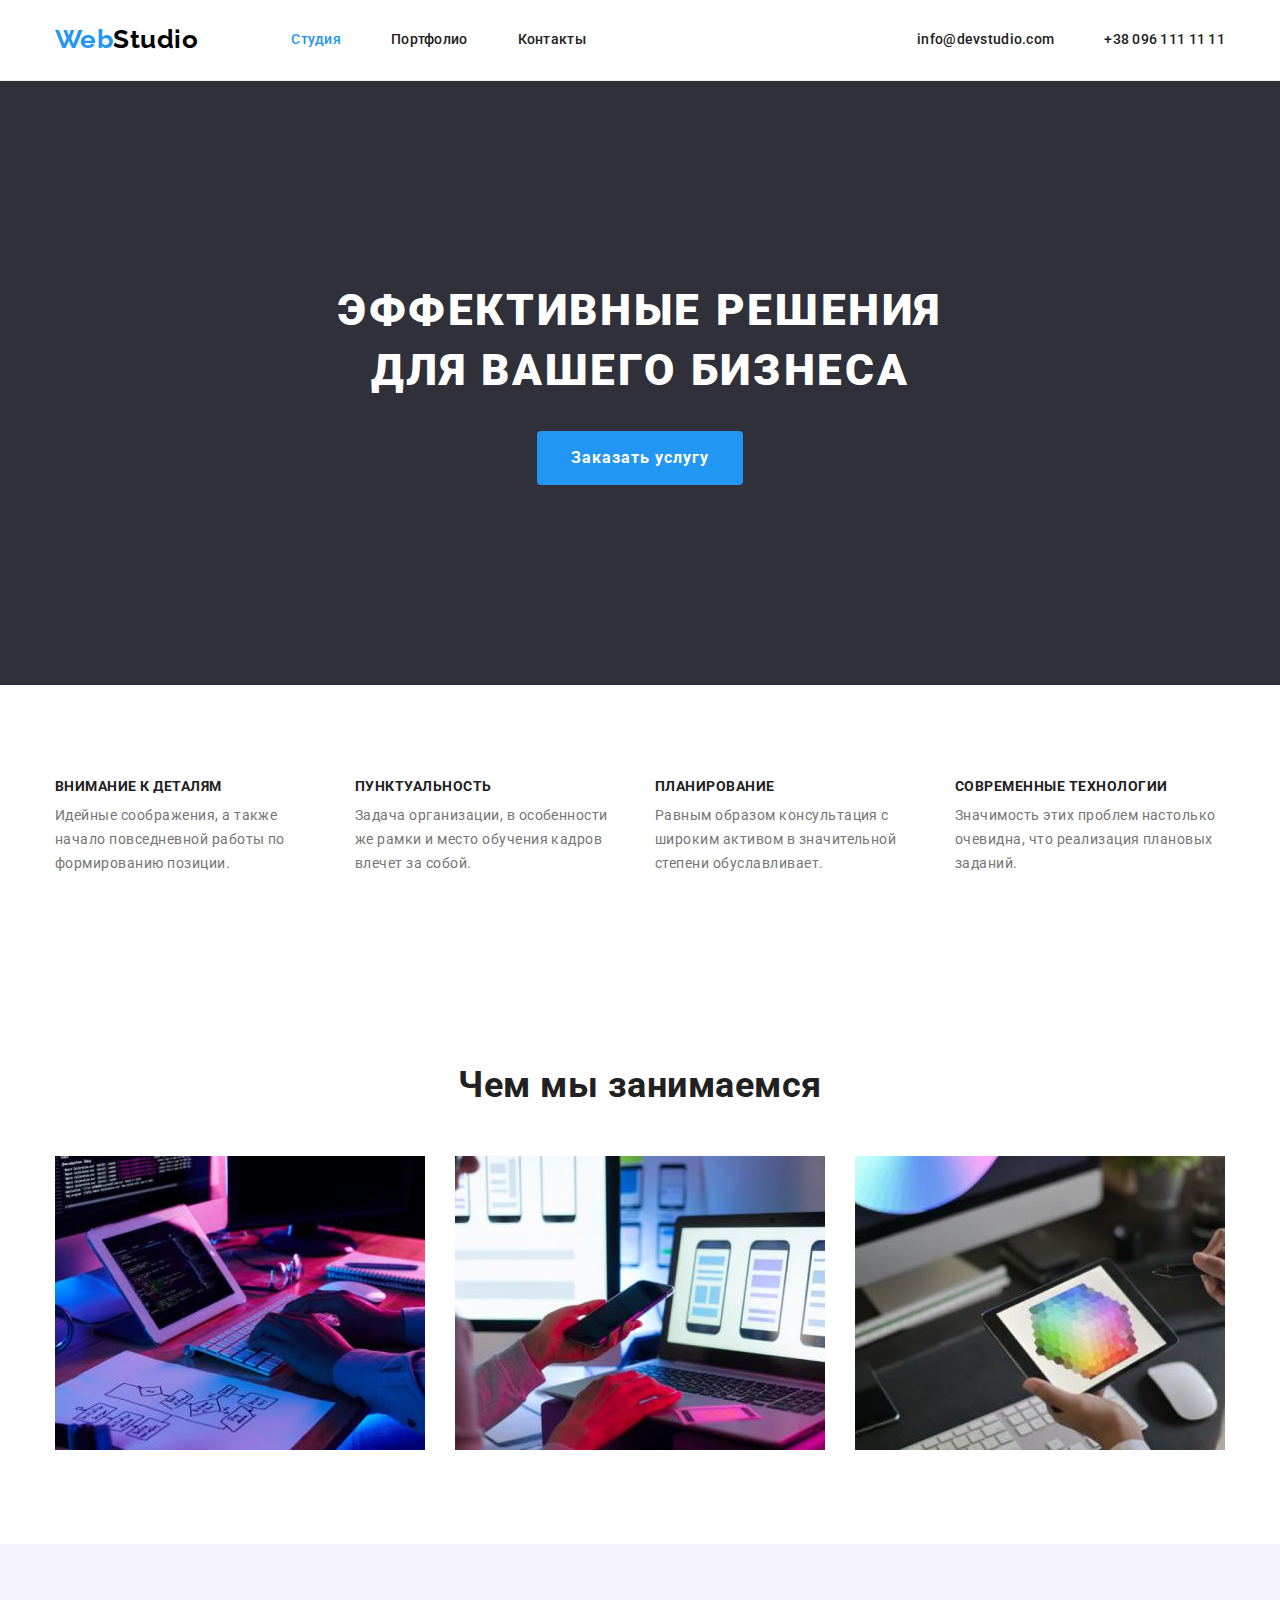
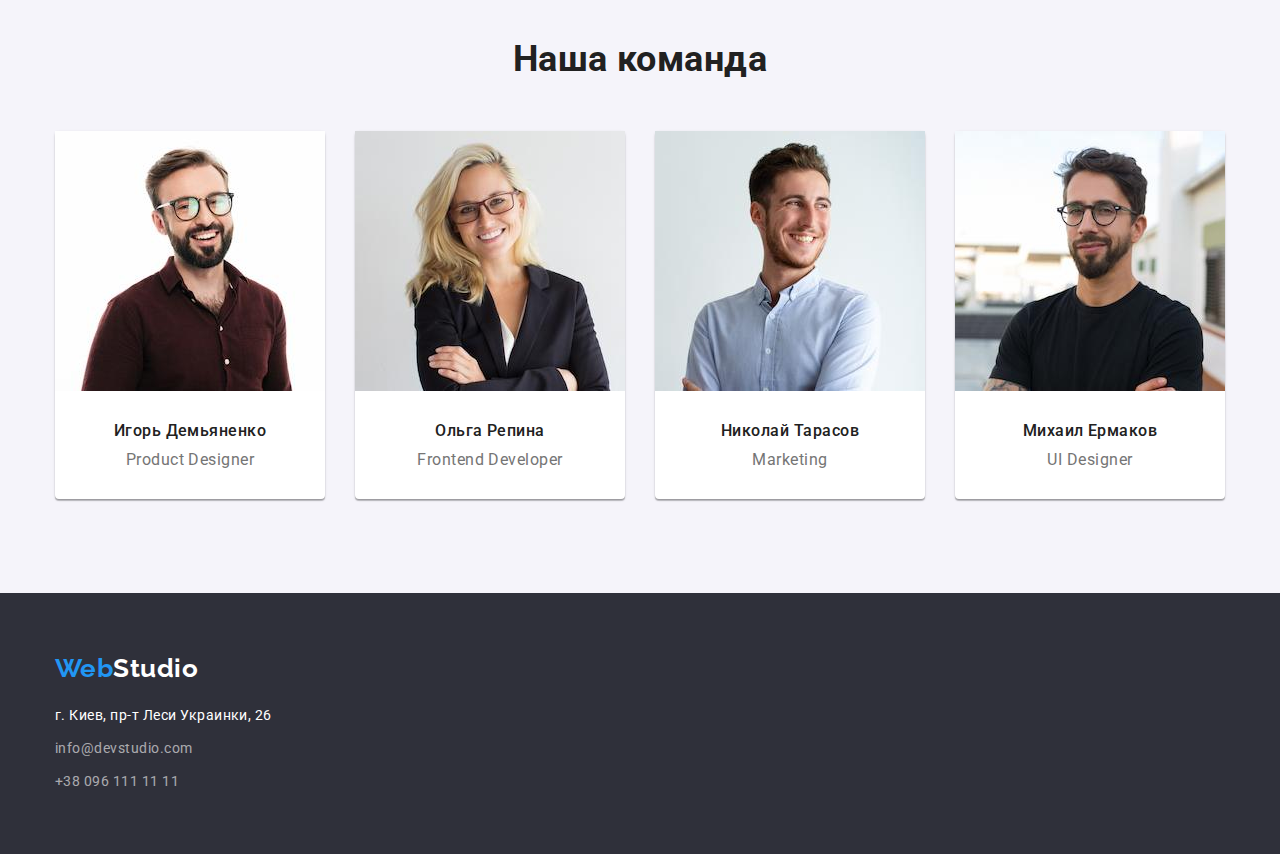
<file: index.html>
<!DOCTYPE html>
<html lang="ru">
  <head>
    <meta charset="UTF-8" />
    <meta http-equiv="X-UA-Compatible" content="IE=edge" />
    <meta name="viewport" content="width=device-width, initial-scale=1.0" />
    <title>Студия</title>
    <link
      rel="stylesheet"
      href="https://cdnjs.cloudflare.com/ajax/libs/modern-normalize/1.1.0/modern-normalize.css"
      integrity="sha512-Y0MM+V6ymRKN2zStTqzQ227DWhhp4Mzdo6gnlRnuaNCbc+YN/ZH0sBCLTM4M0oSy9c9VKiCvd4Jk44aCLrNS5Q=="
      crossorigin="anonymous"
      referrerpolicy="no-referrer"
    />
    <link rel="stylesheet" href="./css/styles.css" />
    <link rel="preconnect" href="https://fonts.googleapis.com" />
    <link rel="preconnect" href="https://fonts.gstatic.com" crossorigin />
    <link
      href="https://fonts.googleapis.com/css2?family=Raleway:wght@700&family=Roboto:wght@400;500;700;900&display=swap"
      rel="stylesheet"
    />
  </head>
  <body>
    <header>
      <div class="container main-nav">
        <nav>
          <ul class="list nav-list">
            <li class="item">
              <a class="logo link" href="./index.html">
                <span class="logo-part">Web</span>Studio</a
              >
            </li>
            <li class="item">
              <a class="nav-link current-page link" href="./index.html"
                >Студия</a
              >
            </li>
            <li class="item">
              <a class="nav-link link" href="./portfolio.html">Портфолио</a>
            </li>
            <li class="item">
              <a class="nav-link link" href="">Контакты</a>
            </li>
          </ul>
        </nav>
        <ul class="list adr-list">
          <li class="item">
            <a class="nav-link link" href="mailto:info@devstudio.com"
              >info@devstudio.com</a
            >
          </li>
          <li class="item">
            <a class="nav-link link" href="tel:+380961111111"
              >+38 096 111 11 11</a
            >
          </li>
        </ul>
      </div>
    </header>
    <main>
      <!-- герой -->
      <section class="hero">
        <div class="container">
          <h1 class="hero-title">
            Эффективные решения <br />
            для вашего бизнеса
          </h1>
          <button class="hero-button" type="button">Заказать услугу</button>
        </div>
      </section>
      <!-- Наши преимущества -->
      <section class="advantage section">
        <div class="container">
          <h2 class="advantage-title visually-hidden">Наши преимущества</h2>
          <ul class="advantage-list list">
            <li class="item">
              <h3 class="title-item">Внимание к деталям</h3>
              <p class="text">
                Идейные соображения, а также начало повседневной работы по
                формированию позиции.
              </p>
            </li>
            <li class="item">
              <h3 class="title-item">Пунктуальность</h3>
              <p class="text">
                Задача организации, в особенности же рамки и место обучения
                кадров влечет за собой.
              </p>
            </li>
            <li class="item">
              <h3 class="title-item">Планирование</h3>
              <p class="text">
                Равным образом консультация с широким активом в значительной
                степени обуславливает.
              </p>
            </li>
            <li class="item">
              <h3 class="title-item">Современные технологии</h3>
              <p class="text">
                Значимость этих проблем настолько очевидна, что реализация
                плановых заданий.
              </p>
            </li>
          </ul>
        </div>
      </section>
      <!-- Чем мы занимаемся -->
      <section class="activities section">
        <div class="container">
          <h2 class="section-title">Чем мы занимаемся</h2>
          <ul class="list">
            <li>
              <a class="link" href=""
                ><img
                  src="./img/box1.jpg"
                  alt="Разработка сайта"
                  title="Разработка сайта"
                  width="370"
                  height="294"
              /></a>
            </li>
            <li>
              <a class="link" href=""
                ><img
                  src="./img/box2.jpg"
                  alt="Создание приложения для телефона"
                  title="Создание приложения для телефона"
                  width="370"
                  height="294"
              /></a>
            </li>
            <li>
              <a class="link" href=""
                ><img
                  src="./img/box3.jpg"
                  alt="Приложение на планшете"
                  title="Создание приложения для планшета"
                  width="370"
                  height="294"
              /></a>
            </li>
          </ul>
        </div>
      </section>
      <!-- Наша команда -->
      <section class="employee section">
        <div class="container">
          <h2 class="section-title">Наша команда</h2>
          <ul class="list">
            <li class="employee-card">
              <a class="link" href="">
                <img
                  src="./img/employee1.jpg"
                  alt="Фото сотрудника Игорь Демьяненко"
                  width="270"
                  height="260"
                />
                <h3 class="employee-name">Игорь Демьяненко</h3>
                <p class="employee-position">Product Designer</p>
              </a>
            </li>
            <li class="employee-card">
              <a class="link" href="">
                <img
                  src="./img/employee2.jpg"
                  alt="Фото сотрудника Ольга Репина"
                  width="270"
                  height="260"
                />
                <h3 class="employee-name">Ольга Репина</h3>
                <p class="employee-position">Frontend Developer</p>
              </a>
            </li>
            <li class="employee-card">
              <a class="link" href="">
                <img
                  src="./img/employee3.jpg"
                  alt="Фото сотрудника Николай Тарасов"
                  width="270"
                  height="260"
                />
                <h3 class="employee-name">Николай Тарасов</h3>
                <p class="employee-position">Marketing</p>
              </a>
            </li>
            <li class="employee-card">
              <a class="link" href="">
                <img
                  src="./img/employee4.jpg"
                  alt="Фото сотрудника Михаил Ермаков"
                  width="270"
                  height="260"
                />
                <h3 class="employee-name">Михаил Ермаков</h3>
                <p class="employee-position">UI Designer</p>
              </a>
            </li>
          </ul>
        </div>
      </section>
    </main>
    <footer>
      <div class="container">
        <a class="logo link footer" href="./index.html">
          <span class="logo-part">Web</span>Studio</a
        >
        <address class="adr">
          <ul class="list">
            <li class="item">
              <a
                class="link footer"
                href="https://goo.gl/maps/R8nCLbpQaiYrAZ2fA"
                target="_blank"
                rel="nofollow noopener"
                >г. Киев, пр-т Леси Украинки, 26</a
              >
            </li>
            <li class="item">
              <a class="link footer contact" href="mailto:info@devstudio.com"
                >info@devstudio.com</a
              >
            </li>
            <li class="item">
              <a class="link footer contact" href="tel:+380961111111"
                >+38 096 111 11 11</a
              >
            </li>
          </ul>
        </address>
      </div>
    </footer>
  </body>
</html>
</file>
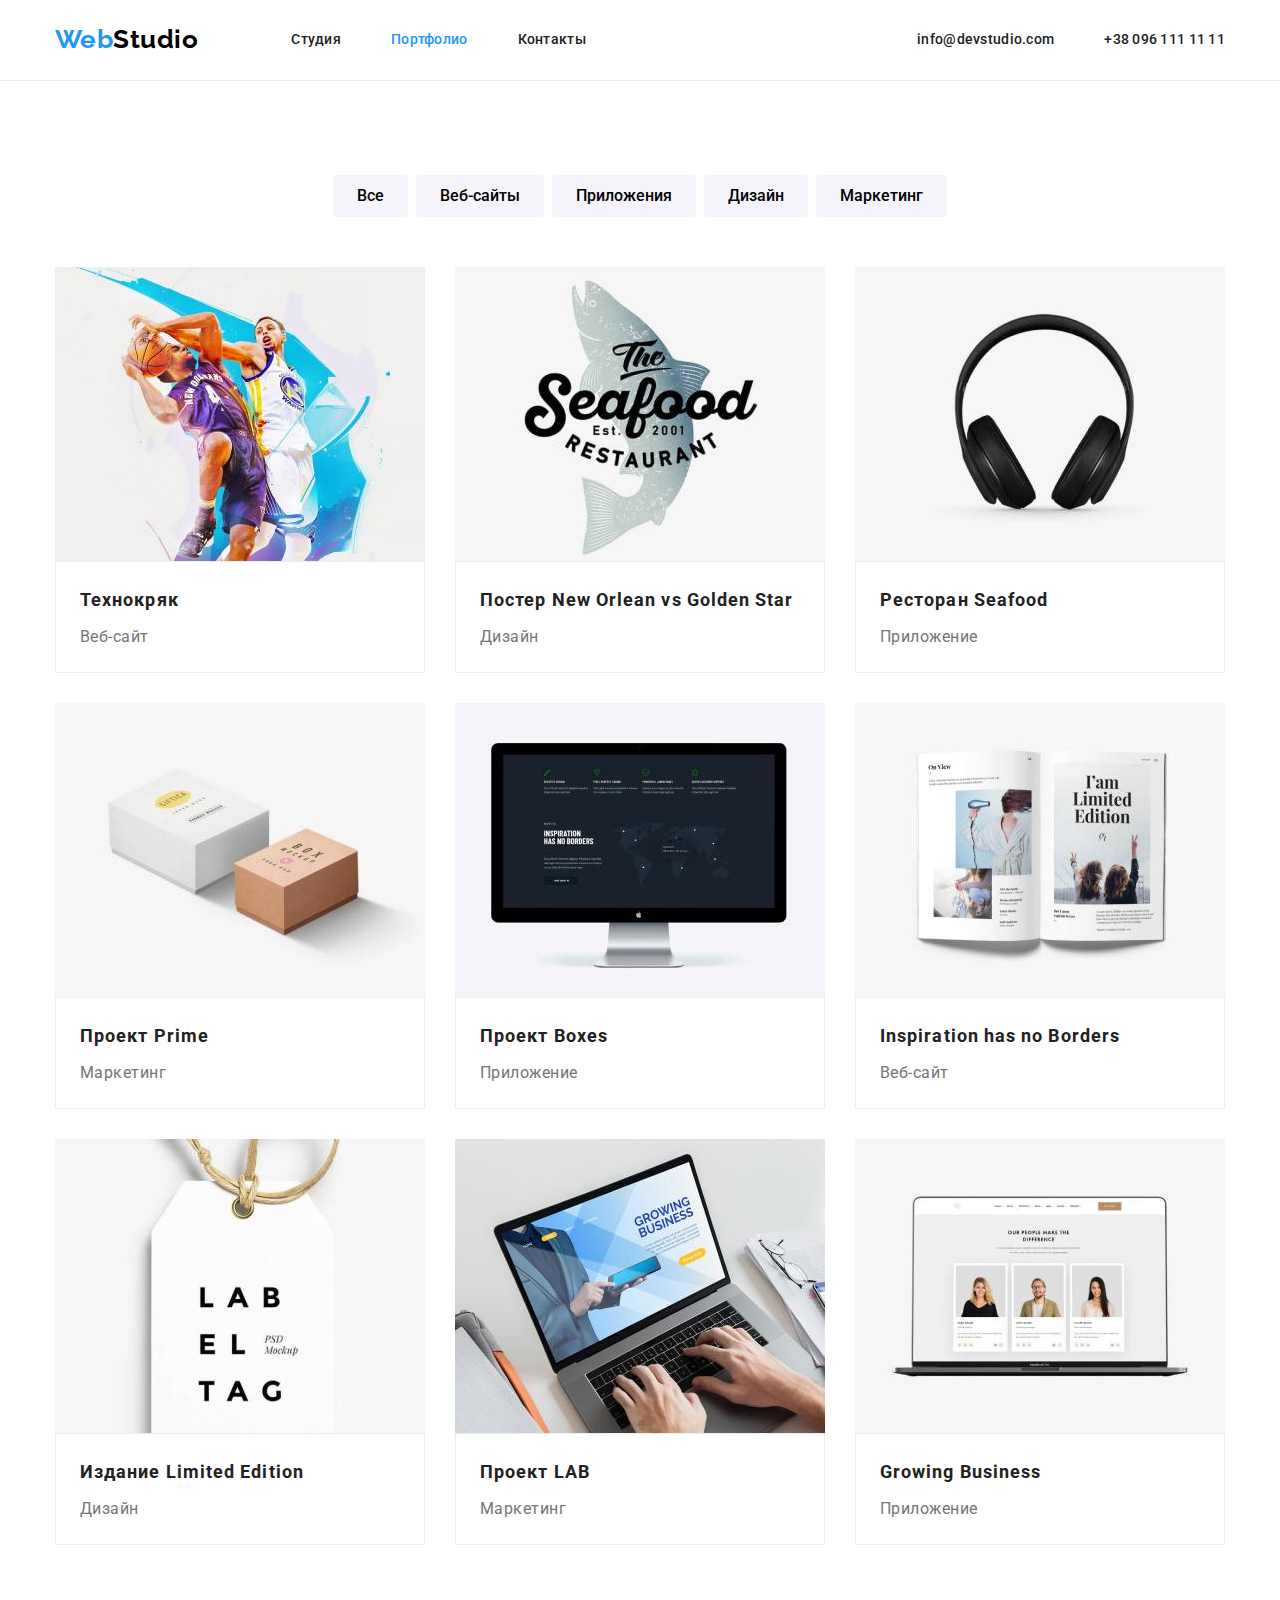
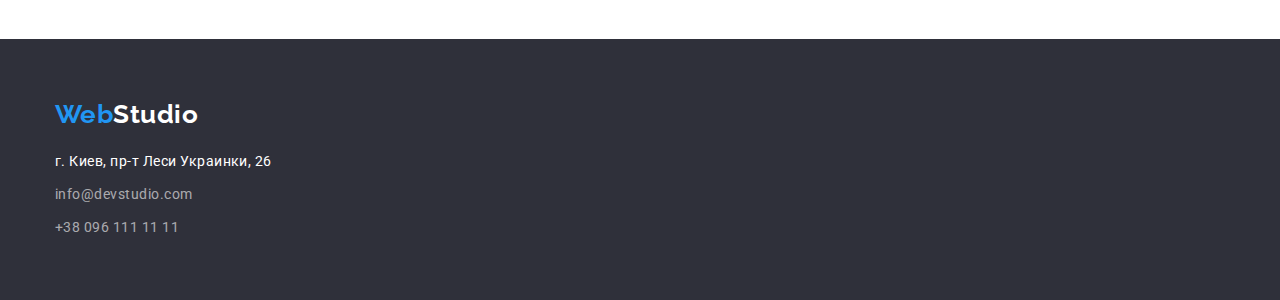
<file: portfolio.html>
<!DOCTYPE html>
<html lang="en">
  <head>
    <meta charset="UTF-8" />
    <meta http-equiv="X-UA-Compatible" content="IE=edge" />
    <meta name="viewport" content="width=device-width, initial-scale=1.0" />
    <title>Портфолио Студия</title>
    <link
      rel="stylesheet"
      href="https://cdnjs.cloudflare.com/ajax/libs/modern-normalize/1.1.0/modern-normalize.css"
      integrity="sha512-Y0MM+V6ymRKN2zStTqzQ227DWhhp4Mzdo6gnlRnuaNCbc+YN/ZH0sBCLTM4M0oSy9c9VKiCvd4Jk44aCLrNS5Q=="
      crossorigin="anonymous"
      referrerpolicy="no-referrer"
    />
    <link rel="stylesheet" href="./css/styles.css" />
    <link rel="preconnect" href="https://fonts.googleapis.com" />
    <link rel="preconnect" href="https://fonts.gstatic.com" crossorigin />
    <link
      href="https://fonts.googleapis.com/css2?family=Raleway:wght@700&family=Roboto:wght@400;500;700;900&display=swap"
      rel="stylesheet"
    />
  </head>
  <body>
    <header>
      <div class="container main-nav">
        <nav>
          <ul class="list nav-list">
            <li class="item">
              <a class="logo link" href="./index.html">
                <span class="logo-part">Web</span>Studio</a
              >
            </li>
            <li class="item">
              <a class="nav-link link" href="./index.html">Студия</a>
            </li>
            <li class="item">
              <a class="nav-link current-page link" href="./portfolio.html"
                >Портфолио</a
              >
            </li>
            <li class="item">
              <a class="nav-link link" href="">Контакты</a>
            </li>
          </ul>
        </nav>
        <ul class="list adr-list">
          <li class="item">
            <a class="nav-link link" href="mailto:info@devstudio.com"
              >info@devstudio.com</a
            >
          </li>
          <li class="item">
            <a class="nav-link link" href="tel:+380961111111"
              >+38 096 111 11 11</a
            >
          </li>
        </ul>
      </div>
    </header>
    <main>
      <section class="container section">
        <h1 class="visually-hidden">Наши проэкты</h1>
        <ul class="filter-list list">
          <li class="item">
            <button class="filter-button" type="button">Все</button>
          </li>
          <li class="item">
            <button class="filter-button" type="button">Веб-сайты</button>
          </li>
          <li class="item">
            <button class="filter-button" type="button">Приложения</button>
          </li>
          <li class="item">
            <button class="filter-button" type="button">Дизайн</button>
          </li>
          <li class="item">
            <button class="filter-button" type="button">Маркетинг</button>
          </li>
        </ul>
        <ul class="portfolio list">
          <li class="item">
            <a href="" class="link"
              ><img
                src="./img/portf1.jpg"
                alt="Фото сайта Технокряк"
                width="370"
                height="294"
              />
              <div class="item-description">
                <h2 class="project-title">Технокряк</h2>
                <p class="project-type">Веб-сайт</p>
              </div>
            </a>
          </li>
          <li class="item">
            <a href="" class="link"
              ><img
                src="./img/portf2.jpg"
                alt="Фото постера New Orlean vs Golden Star"
                width="370"
                height="294"
              />
              <div class="item-description">
                <h2 class="project-title">Постер New Orlean vs Golden Star</h2>
                <p class="project-type">Дизайн</p>
              </div>
            </a>
          </li>
          <li class="item">
            <a href="" class="link"
              ><img
                src="./img/portf3.jpg"
                alt="Фото приложения Ресторана Seafood"
                width="370"
                height="294"
              />
              <div class="item-description">
                <h2 class="project-title">Ресторан Seafood</h2>
                <p class="project-type">Приложение</p>
              </div>
            </a>
          </li>
          <li class="item">
            <a href="" class="link"
              ><img
                src="./img/portf4.jpg"
                alt="Фото Проекта Prime"
                width="370"
                height="294"
              />
              <div class="item-description">
                <h2 class="project-title">Проект Prime</h2>
                <p class="project-type">Маркетинг</p>
              </div>
            </a>
          </li>
          <li class="item">
            <a href="" class="link"
              ><img
                src="./img/portf5.jpg"
                alt="Фото приложения Проекта Boxes"
                width="370"
                height="294"
              />
              <div class="item-description">
                <h2 class="project-title">Проект Boxes</h2>
                <p class="project-type">Приложение</p>
              </div>
            </a>
          </li>
          <li class="item">
            <a href="" class="link"
              ><img
                src="./img/portf6.jpg"
                alt="Фото сайта Inspiration has no Borders"
                width="370"
                height="294"
              />
              <div class="item-description">
                <h2 class="project-title">Inspiration has no Borders</h2>
                <p class="project-type">Веб-сайт</p>
              </div>
            </a>
          </li>
          <li class="item">
            <a href="" class="link"
              ><img
                src="./img/portf7.jpg"
                alt="фото физайна Издания Limited Edition"
                width="370"
                height="294"
              />
              <div class="item-description">
                <h2 class="project-title">Издание Limited Edition</h2>
                <p class="project-type">Дизайн</p>
              </div>
            </a>
          </li>
          <li class="item">
            <a href="" class="link"
              ><img
                src="./img/portf8.jpg"
                alt="Фото Проекта LAB"
                width="370"
                height="294"
              />
              <div class="item-description">
                <h2 class="project-title">Проект LAB</h2>
                <p class="project-type">Маркетинг</p>
              </div>
            </a>
          </li>
          <li class="item">
            <a href="" class="link"
              ><img
                src="./img/portf9.jpg"
                alt=" Фото приложения Growing Business"
                width="370"
                height="294"
              />
              <div class="item-description">
                <h2 class="project-title">Growing Business</h2>
                <p class="project-type">Приложение</p>
              </div>
            </a>
          </li>
        </ul>
      </section>
    </main>
    <footer>
      <div class="container">
        <a class="logo link footer" href="./index.html">
          <span class="logo-part">Web</span>Studio</a
        >
        <address class="adr">
          <ul class="list">
            <li class="item">
              <a
                class="link footer"
                href="https://goo.gl/maps/R8nCLbpQaiYrAZ2fA"
                target="_blank"
                rel="nofollow noopener"
                >г. Киев, пр-т Леси Украинки, 26</a
              >
            </li>
            <li class="item">
              <a class="link footer contact" href="mailto:info@devstudio.com"
                >info@devstudio.com</a
              >
            </li>
            <li class="item">
              <a class="link footer contact" href="tel:+380961111111"
                >+38 096 111 11 11</a
              >
            </li>
          </ul>
        </address>
      </div>
    </footer>
  </body>
</html>
</file>
<file: css/styles.css>
:root {
  --logo-color: #000000;
  --brand-color: #2196f3;
  --title-color: #212121;
  --text-color: #757575;
  --text-alt-color: #ffffff;
  --background-color: #ffffff;
  --alt-background-color: #f5f4fa;
  --dark-background-color: #2f303a;
  --header-border-color: #ececec;
  --porfolio-item-border-color: #eeeeee;
  --hover-button-hero: #188ce8;
}
.visually-hidden {
  position: absolute;
  width: 1px;
  height: 1px;
  margin: -1px;
  border: 0;
  padding: 0;

  white-space: nowrap;
  clip-path: inset(100%);
  clip: rect(0 0 0 0);
  overflow: hidden;
}

body {
  font-family: roboto, sans-serif;
  color: var(--text-color);
  letter-spacing: 0.03em;
  background-color: var(--background-color);
}
h1,
h2,
h3,
p,
ul {
  margin: 0px;
  padding: 0px;
}
h1,
h2,
h3 {
  color: var(--title-color);
}
img {
  display: block;
}
.container {
  width: 1200px;
  margin-left: auto;
  margin-right: auto;
  padding-left: 15px;
  padding-right: 15px;
}
.link {
  text-decoration: none;
}
.list {
  list-style: none;
}
.section {
  padding-top: 94px;
  padding-bottom: 94px;
}

/* Header */
header {
  border-bottom: 1px solid var(--header-border-color);
}
.logo {
  font-family: raleway;
  font-weight: 700;
  font-size: 26px;
  line-height: 1.2;
  color: var(--logo-color);
}

.logo-part {
  color: var(--brand-color);
}
.main-nav {
  display: flex;
  align-items: center;
}

.nav-list {
  display: flex;
  align-items: center;
}
.nav-list .item:not(:last-child) {
  margin-right: 50px;
}
.nav-list .item:first-child {
  margin-right: 93px;
}
.adr-list {
  display: flex;
  margin-left: auto;
}
.adr-list .item:not(:last-child) {
  margin-right: 50px;
}

.nav-link {
  display: block;
  padding-top: 32px;
  padding-bottom: 32px;

  font-weight: 500;
  font-size: 14px;
  line-height: 1.14;
  letter-spacing: 0.02em;
  color: var(--title-color);
}
.nav-link:hover,
.nav-link:focus {
  color: var(--brand-color);
}
.current-page {
  color: var(--brand-color);
}

/* Main */

.hero {
  padding-top: 200px;
  padding-bottom: 200px;
  text-align: center;
  background-color: var(--dark-background-color);
}
.hero-title {
  margin-bottom: 30px;

  font-weight: 900;
  font-size: 44px;
  line-height: 1.36;
  letter-spacing: 0.06em;
  text-transform: uppercase;
  color: var(--text-alt-color);
}
.hero-button {
  padding: 10px 32px;
  font-weight: 700;
  font-size: 16px;
  line-height: 1.87;
  letter-spacing: 0.06em;
  color: var(--text-alt-color);
  background-color: var(--brand-color);
  border-color: transparent;
  border-radius: 4px;
}
.hero-button:hover,
.hero-button:focus {
  background-color: var(--hover-button-hero);
  cursor: pointer;
}

.advantage-list {
  display: flex;
}
.advantage-list .item {
  width: calc((100% - 90px) / 4);
}
.advantage .item:not(:first-child) {
  margin-left: 30px;
}
.advantage .title-item {
  margin-bottom: 10px;

  font-size: 14px;
  line-height: 1.14;
  text-transform: uppercase;
}
.advantage .text {
  font-size: 14px;
  line-height: 1.71;
}
.section-title {
  margin-bottom: 50px;

  text-align: center;
  font-size: 36px;
  line-height: 1.17;
}
.activities .list {
  display: flex;
  justify-content: space-between;
}
.activities .link {
  display: block;
}
.employee {
  background-color: var(--alt-background-color);
  line-height: 1.19;
  text-align: center;
}
.employee .list {
  display: flex;
  justify-content: space-between;
}
.employee-card {
  background-color: var(--background-color);
  border-radius: 4px;
  box-shadow: 0px 1px 3px rgba(0, 0, 0, 0.12), 0px 1px 1px rgba(0, 0, 0, 0.14),
    0px 2px 1px rgba(0, 0, 0, 0.2);
}

.employee-name {
  margin-top: 30px;

  font-weight: 500;
  font-size: 16px;
}
.employee-position {
  margin-top: 10px;
  margin-bottom: 30px;

  font-weight: normal;
  font-size: 16px;

  color: var(--text-color);
}

/* Портфолио */
.portfolio {
  display: flex;
  flex-wrap: wrap;
}
.filter-list {
  display: flex;
  justify-content: center;
  margin-bottom: 50px;
}
.portfolio .item {
  width: calc((100% - 60px) / 3);
}
.portfolio .item:not(:nth-child(3n)) {
  margin-right: 30px;
}
.portfolio .item:not(:nth-last-child(-n + 3)) {
  margin-bottom: 30px;
}
.filter-list .item:not(:last-child) {
  margin-right: 8px;
}
.filter-button {
  font-weight: 500;
  font-size: 16px;
  line-height: 1.63;
  background: var(--alt-background-color);
  cursor: pointer;
  border-radius: 4px;
  border-color: transparent;
  padding: 6px 22px;
}
.filter-button:focus,
.filter-button:hover {
  background: var(--brand-color);
  color: var(--text-alt-color);
}
.item-description {
  padding: 20px 24px;
  border: 1px solid var(--porfolio-item-border-color);
}
.project-title {
  font-size: 18px;
  line-height: 2;
  letter-spacing: 0.06em;
}
.project-type {
  margin-top: 4px;
  font-size: 16px;
  line-height: 1.87;
  color: var(--text-color);
}

/* Footer */
footer {
  background-color: var(--dark-background-color);
  padding: 60px 0;
}

.adr {
  margin-top: 20px;

  font-weight: 400;
  font-style: normal;
  font-size: 14px;
  line-height: 1.71;
  color: var(--text-alt-color);
}
.adr .item.item:not(:last-child) {
  margin-bottom: 9px;
}
.footer {
  color: var(--text-alt-color);
}

.contact {
  color: rgba(255, 255, 255, 0.6);
}
</file>
